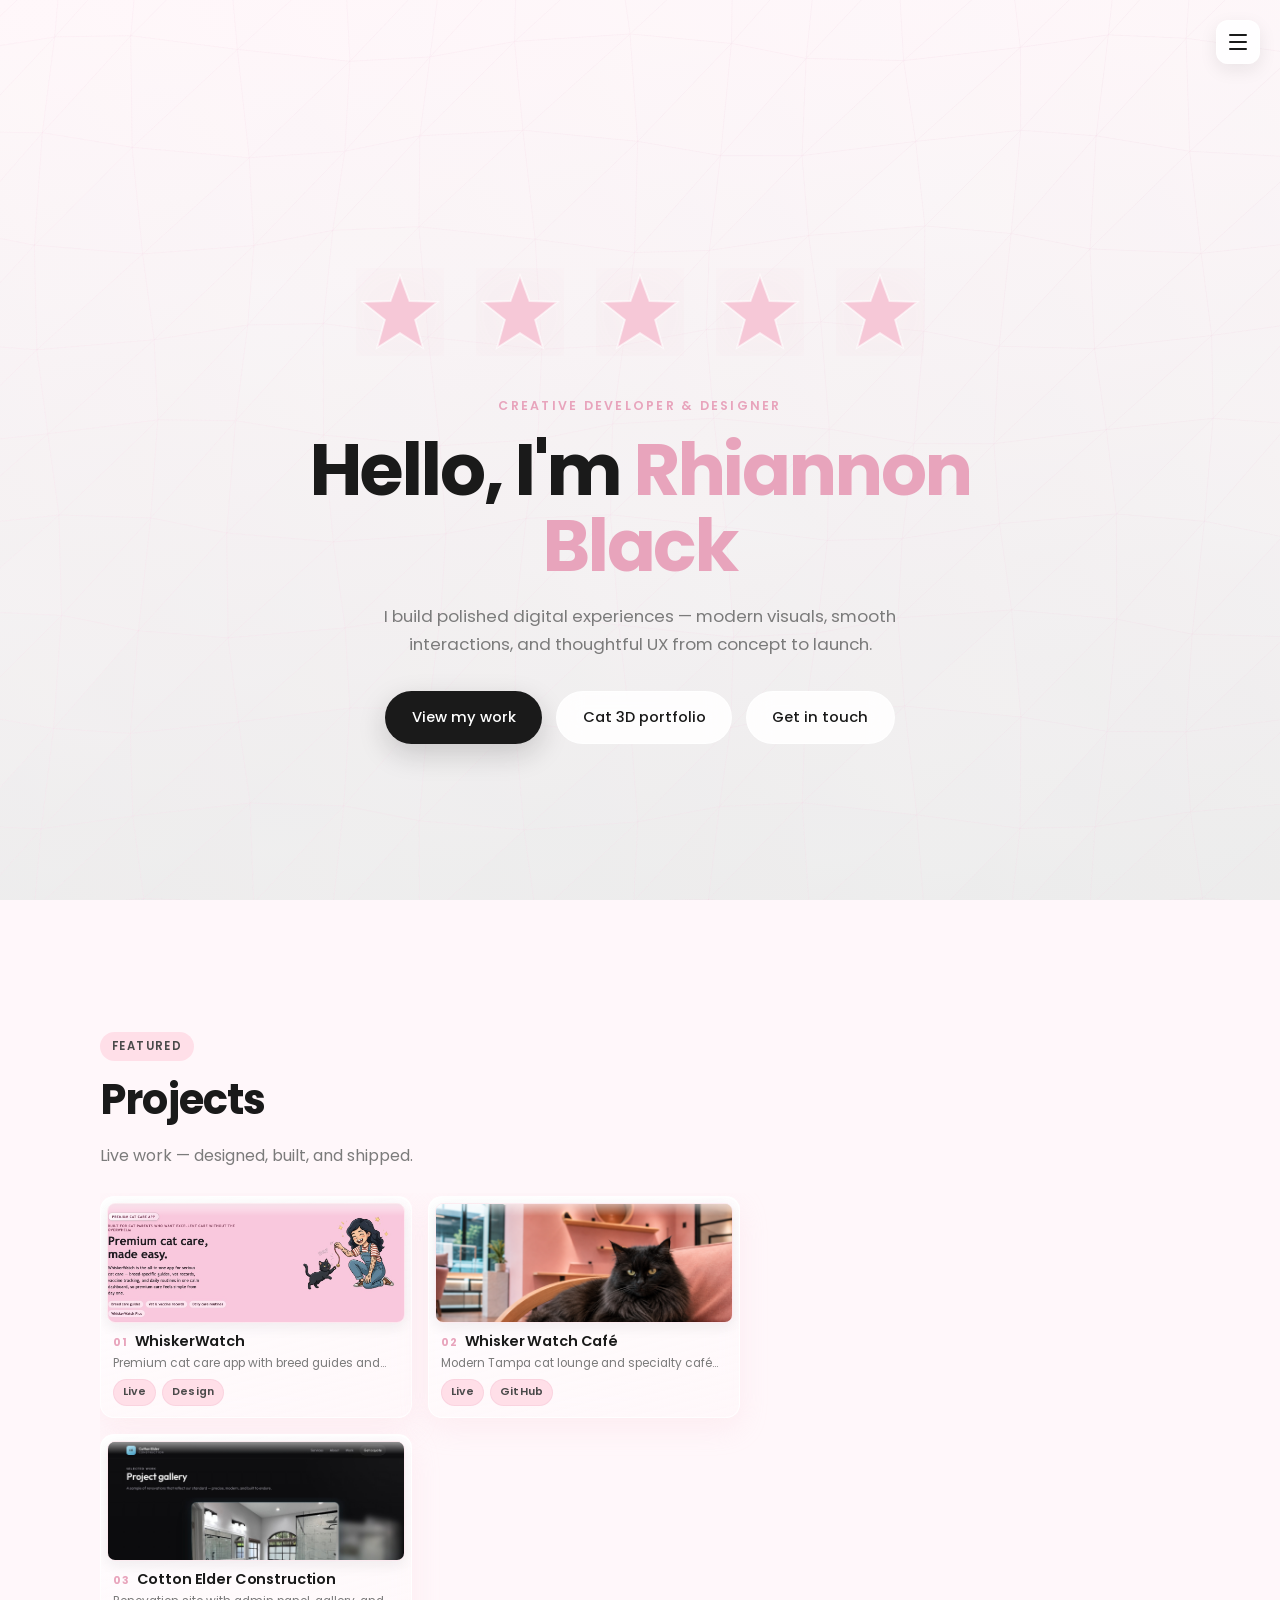
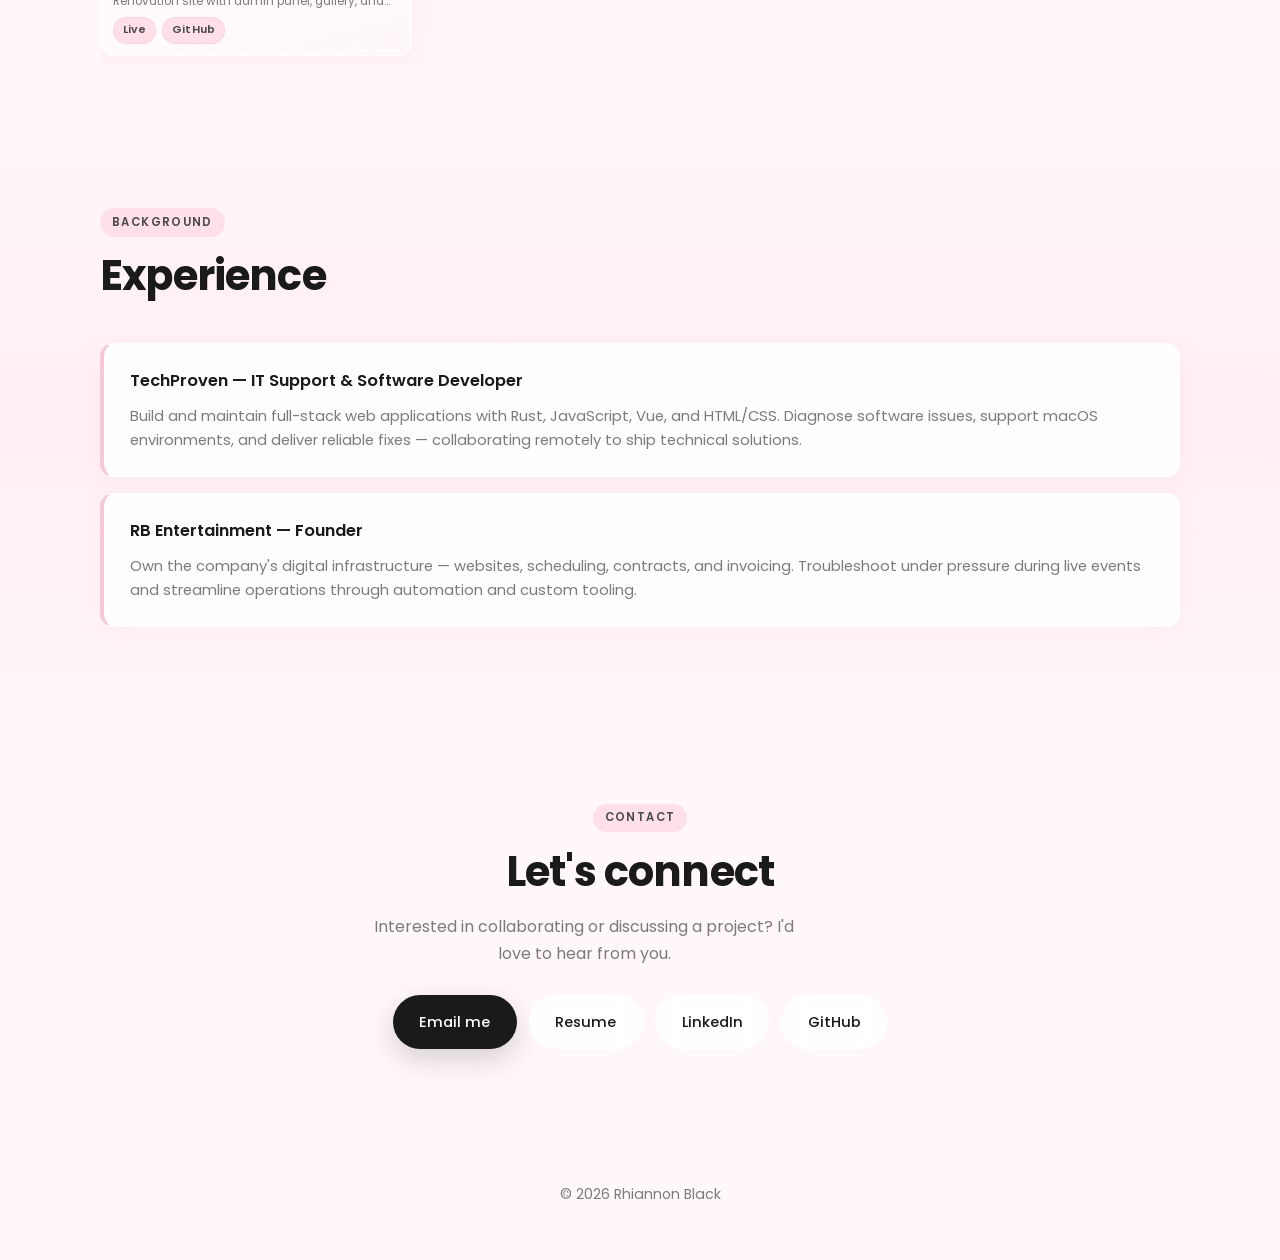
<file: index.html>
<!DOCTYPE html>
<html lang="en">
<head>
  <meta charset="UTF-8" />
  <meta name="viewport" content="width=device-width, initial-scale=1.0, viewport-fit=cover" />
  <meta name="description" content="Rhiannon Black — creative developer crafting aesthetic digital experiences." />
  <meta name="theme-color" content="#fff7fa" />
  <title>Rhiannon Black · Portfolio</title>
  <link rel="preconnect" href="https://fonts.googleapis.com" />
  <link rel="preconnect" href="https://fonts.gstatic.com" crossorigin />
  <link href="https://fonts.googleapis.com/css2?family=Poppins:wght@300;400;500;600;700&display=swap" rel="stylesheet" />
  <link rel="stylesheet" href="port.css?v=11" />
</head>
<body>
  <canvas id="mesh-bg" aria-hidden="true"></canvas>

  <header class="floating-nav">
    <button class="menu-toggle" id="menuToggle" type="button" aria-expanded="false" aria-controls="navLinks" aria-label="Open menu">
      <span class="menu-bar" aria-hidden="true"></span>
      <span class="menu-bar" aria-hidden="true"></span>
      <span class="menu-bar" aria-hidden="true"></span>
    </button>
    <nav class="nav-links" id="navLinks" aria-label="Primary">
      <a href="#projects">Projects</a>
      <a href="#experience">Experience</a>
      <a href="#contact">Contact</a>
      <a href="resume.pdf" target="_blank" rel="noopener noreferrer">Resume</a>
    </nav>
  </header>

  <main>
    <section class="hero" id="top">
      <div class="hero-stars reveal" aria-hidden="true">
        <div class="hero-stars-row">
          <div class="hero-star-item"><div class="hero-star-beam"></div><svg class="hero-star" viewBox="0 0 24 24"><polygon class="hero-star-fill" points="12,2 14.59,9.01 22.24,9.26 16.12,14.14 18.24,21.76 12,17.77 5.76,21.76 7.88,14.14 1.76,9.26 9.41,9.01"/></svg></div>
          <div class="hero-star-item"><div class="hero-star-beam"></div><svg class="hero-star" viewBox="0 0 24 24"><polygon class="hero-star-fill" points="12,2 14.59,9.01 22.24,9.26 16.12,14.14 18.24,21.76 12,17.77 5.76,21.76 7.88,14.14 1.76,9.26 9.41,9.01"/></svg></div>
          <div class="hero-star-item"><div class="hero-star-beam"></div><svg class="hero-star" viewBox="0 0 24 24"><polygon class="hero-star-fill" points="12,2 14.59,9.01 22.24,9.26 16.12,14.14 18.24,21.76 12,17.77 5.76,21.76 7.88,14.14 1.76,9.26 9.41,9.01"/></svg></div>
          <div class="hero-star-item"><div class="hero-star-beam"></div><svg class="hero-star" viewBox="0 0 24 24"><polygon class="hero-star-fill" points="12,2 14.59,9.01 22.24,9.26 16.12,14.14 18.24,21.76 12,17.77 5.76,21.76 7.88,14.14 1.76,9.26 9.41,9.01"/></svg></div>
          <div class="hero-star-item"><div class="hero-star-beam"></div><svg class="hero-star" viewBox="0 0 24 24"><polygon class="hero-star-fill" points="12,2 14.59,9.01 22.24,9.26 16.12,14.14 18.24,21.76 12,17.77 5.76,21.76 7.88,14.14 1.76,9.26 9.41,9.01"/></svg></div>
        </div>
      </div>

      <div class="hero-inner reveal" style="--reveal-delay: 80ms">
        <p class="kicker">Creative developer & designer</p>
        <h1>Hello, I'm <span>Rhiannon Black</span></h1>
        <p class="hero-text">
          I build polished digital experiences — modern visuals, smooth interactions, and thoughtful UX from concept to launch.
        </p>
        <div class="hero-actions">
          <a class="btn btn-dark" href="#projects">View my work</a>
          <a class="btn btn-soft" href="https://rhibee003.github.io/portfolio-world/" target="_blank" rel="noopener noreferrer">Cat 3D portfolio</a>
          <a class="btn btn-soft" href="#contact">Get in touch</a>
        </div>
      </div>
    </section>

    <section class="section section-projects" id="projects">
      <div class="wrap">
        <div class="section-intro reveal">
          <span class="tag">Featured</span>
          <h2>Projects</h2>
          <p>Live work — designed, built, and shipped.</p>
        </div>

        <div class="project-scroller reveal" style="--reveal-delay: 80ms">
          <div class="project-track">
            <article class="project-card">
              <a class="project-shot" href="https://whiskerwatch-dh13.onrender.com" target="_blank" rel="noopener noreferrer">
                <img src="assets/whiskerwatch-hero.jpg" alt="WhiskerWatch" width="1280" height="800" loading="lazy" />
              </a>
              <div class="project-info">
                <div class="project-meta">
                  <span class="project-index">01</span>
                  <h3>WhiskerWatch</h3>
                </div>
                <p>Premium cat care app with breed guides and vet records.</p>
                <div class="project-links">
                  <a href="https://whiskerwatch-dh13.onrender.com" target="_blank" rel="noopener noreferrer">Live</a>
                  <a href="whiskerwatch-design.html">Design</a>
                </div>
              </div>
            </article>

            <article class="project-card">
              <a class="project-shot" href="https://rhibee003.github.io/whiskerWatchCafe/" target="_blank" rel="noopener noreferrer">
                <img src="assets/whiskerwatch-cafe-hero.jpg" alt="Whisker Watch Café" width="1280" height="800" loading="lazy" />
              </a>
              <div class="project-info">
                <div class="project-meta">
                  <span class="project-index">02</span>
                  <h3>Whisker Watch Café</h3>
                </div>
                <p>Modern Tampa cat lounge and specialty café site — Jade · North Hyde Park.</p>
                <div class="project-links">
                  <a href="https://rhibee003.github.io/whiskerWatchCafe/" target="_blank" rel="noopener noreferrer">Live</a>
                  <a href="https://github.com/RhiBee003/whiskerWatchCafe" target="_blank" rel="noopener noreferrer">GitHub</a>
                </div>
              </div>
            </article>

            <article class="project-card">
              <a class="project-shot" href="https://cotton-elder-construction.onrender.com" target="_blank" rel="noopener noreferrer">
                <img src="assets/cotton-elder-hero.jpg?v=2" alt="Cotton Elder Construction" width="1280" height="800" loading="lazy" />
              </a>
              <div class="project-info">
                <div class="project-meta">
                  <span class="project-index">03</span>
                  <h3>Cotton Elder Construction</h3>
                </div>
                <p>Renovation site with admin panel, gallery, and contact intake.</p>
                <div class="project-links">
                  <a href="https://cotton-elder-construction.onrender.com" target="_blank" rel="noopener noreferrer">Live</a>
                  <a href="https://github.com/RhiBee003/cotton-elder-construction" target="_blank" rel="noopener noreferrer">GitHub</a>
                </div>
              </div>
            </article>
          </div>
        </div>
      </div>
    </section>

    <section class="section section-muted" id="experience">
      <div class="wrap">
        <div class="section-intro reveal">
          <span class="tag">Background</span>
          <h2>Experience</h2>
        </div>

        <div class="timeline">
          <article class="timeline-card reveal">
            <h3>TechProven — IT Support & Software Developer</h3>
            <p>
              Build and maintain full-stack web applications with Rust, JavaScript, Vue, and HTML/CSS. Diagnose software issues, support macOS environments, and deliver reliable fixes — collaborating remotely to ship technical solutions.
            </p>
          </article>

          <article class="timeline-card reveal" style="--reveal-delay: 80ms">
            <h3>RB Entertainment — Founder</h3>
            <p>
              Own the company's digital infrastructure — websites, scheduling, contracts, and invoicing. Troubleshoot under pressure during live events and streamline operations through automation and custom tooling.
            </p>
          </article>
        </div>
      </div>
    </section>

    <section class="section" id="contact">
      <div class="wrap contact-wrap reveal">
        <span class="tag">Contact</span>
        <h2>Let's connect</h2>
        <p>Interested in collaborating or discussing a project? I'd love to hear from you.</p>
        <div class="contact-row">
          <a class="btn btn-dark" href="mailto:rhibee003@gmail.com">Email me</a>
          <a class="btn btn-soft" href="resume.pdf" target="_blank" rel="noopener noreferrer">Resume</a>
          <a class="btn btn-soft" href="https://www.linkedin.com/in/rhiannon-black-3b8b4124a/" target="_blank" rel="noopener noreferrer">LinkedIn</a>
          <a class="btn btn-soft" href="https://github.com/RhiBee003" target="_blank" rel="noopener noreferrer">GitHub</a>
        </div>
      </div>
    </section>
  </main>

  <footer class="site-footer">
    <p>&copy; <span id="year"></span> Rhiannon Black</p>
  </footer>

  <script src="port-mesh.js?v=3"></script>
  <script src="port.js?v=3"></script>
</body>
</html>
</file>
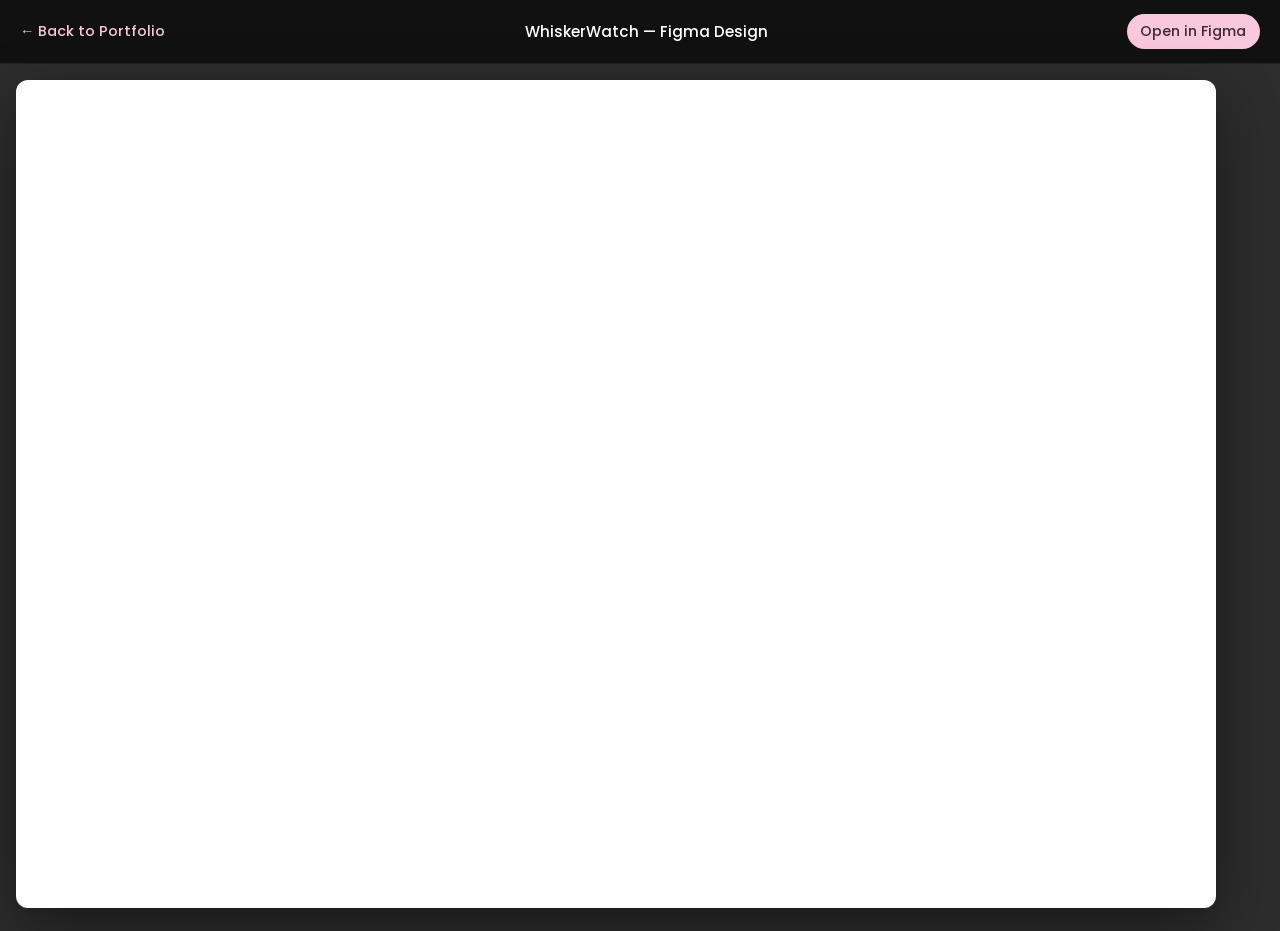
<file: whiskerwatch-design.html>
<!DOCTYPE html>
<html lang="en">
<head>
  <meta charset="UTF-8">
  <meta name="viewport" content="width=device-width, initial-scale=1.0">
  <title>WhiskerWatch · Figma Design</title>
  <link rel="preconnect" href="https://fonts.googleapis.com">
  <link rel="preconnect" href="https://fonts.gstatic.com" crossorigin>
  <link href="https://fonts.googleapis.com/css2?family=Poppins:wght@400;500;600&display=swap" rel="stylesheet">
  <style>
    * {
      margin: 0;
      padding: 0;
      box-sizing: border-box;
    }

    body {
      font-family: 'Poppins', sans-serif;
      background: #1a1a1a;
      color: #fff;
      min-height: 100vh;
      min-height: 100dvh;
      display: flex;
      flex-direction: column;
    }

    .viewer-header {
      flex-shrink: 0;
      display: flex;
      align-items: center;
      justify-content: space-between;
      gap: 16px;
      padding: 14px 20px;
      background: rgba(17, 17, 17, 0.96);
      border-bottom: 1px solid rgba(255, 255, 255, 0.08);
    }

    .viewer-header a {
      color: #f6c8d7;
      text-decoration: none;
      font-size: 0.9rem;
      font-weight: 500;
      white-space: nowrap;
    }

    .viewer-header a:hover {
      text-decoration: underline;
    }

    .viewer-header h1 {
      font-size: 0.95rem;
      font-weight: 500;
      text-align: center;
      flex: 1;
    }

    .viewer-open-figma {
      display: inline-flex;
      align-items: center;
      justify-content: center;
      padding: 0.45rem 0.85rem;
      border-radius: 999px;
      background: #fac8dd;
      color: #3d2a36 !important;
      font-weight: 600;
      text-decoration: none !important;
    }

    .viewer-open-figma:hover {
      background: #f2b8d4;
    }

    .viewer-frame-wrap {
      flex: 1;
      min-height: 0;
      padding: 16px;
      background: #2d2d2d;
    }

    .viewer-frame {
      width: 100%;
      height: calc(100vh - 72px);
      height: calc(100dvh - 72px);
      max-width: 1200px;
      margin: 0 auto;
      border: 0;
      border-radius: 12px;
      background: #fff;
      box-shadow: 0 20px 60px rgba(0, 0, 0, 0.45);
    }

    @media (max-width: 768px) {
      .viewer-header {
        flex-wrap: wrap;
        padding: 12px 14px;
      }

      .viewer-header h1 {
        order: 3;
        flex-basis: 100%;
        text-align: left;
        font-size: 0.88rem;
      }

      .viewer-frame-wrap {
        padding: 8px;
      }

      .viewer-frame {
        border-radius: 8px;
        height: calc(100dvh - 96px);
      }
    }
  </style>
</head>
<body>
  <header class="viewer-header">
    <a href="index.html#projects">← Back to Portfolio</a>
    <h1>WhiskerWatch — Figma Design</h1>
    <a
      class="viewer-open-figma"
      href="https://www.figma.com/design/NXHAsUWFTWf3fMkD53nkQi/WhiskerWatch?node-id=3-147"
      target="_blank"
      rel="noopener noreferrer"
    >Open in Figma</a>
  </header>

  <main class="viewer-frame-wrap">
    <iframe
      class="viewer-frame"
      title="WhiskerWatch Figma design"
      src="https://www.figma.com/embed?embed_host=share&amp;url=https%3A%2F%2Fwww.figma.com%2Fdesign%2FNXHAsUWFTWf3fMkD53nkQi%2FWhiskerWatch%3Fnode-id%3D3-147"
      allowfullscreen
    ></iframe>
  </main>
</body>
</html>
</file>
<file: port.css>
:root {
  --pink: #f6c8d7;
  --pink-deep: #e8a4bc;
  --pink-soft: #ffdfe8;
  --pink-glow: rgba(246, 200, 215, 0.55);
  --ink: #1a1a1a;
  --ink-soft: #4a4a4a;
  --ink-muted: #7b7b7b;
  --surface: rgba(255, 255, 255, 0.72);
  --surface-strong: rgba(255, 255, 255, 0.88);
  --line: rgba(255, 255, 255, 0.65);
  --radius: 22px;
  --radius-sm: 14px;
  --wrap: min(1080px, calc(100% - 2.5rem));
  --font: "Poppins", system-ui, sans-serif;
}

*,
*::before,
*::after {
  box-sizing: border-box;
}

html {
  scroll-behavior: smooth;
}

body {
  margin: 0;
  font-family: var(--font);
  color: var(--ink);
  background: #fff7fa;
  line-height: 1.65;
  -webkit-font-smoothing: antialiased;
  overflow-x: hidden;
}

img {
  max-width: 100%;
  display: block;
}

a {
  color: inherit;
  text-decoration: none;
}

button {
  font: inherit;
  cursor: pointer;
}

#mesh-bg {
  position: fixed;
  inset: 0;
  z-index: 0;
  pointer-events: none;
}

body > :not(#mesh-bg) {
  position: relative;
  z-index: 1;
}

.wrap {
  width: var(--wrap);
  margin-inline: auto;
}

/* Nav */
.floating-nav {
  position: fixed;
  top: max(1.25rem, env(safe-area-inset-top));
  right: max(1.25rem, env(safe-area-inset-right));
  z-index: 100;
  display: flex;
  flex-direction: column;
  align-items: flex-end;
}

.menu-toggle {
  width: 2.75rem;
  height: 2.75rem;
  padding: 0;
  border: 1px solid var(--line);
  border-radius: 12px;
  background: var(--surface-strong);
  backdrop-filter: blur(12px);
  display: flex;
  flex-direction: column;
  align-items: center;
  justify-content: center;
  gap: 5px;
  box-shadow: 0 6px 18px rgba(26, 26, 26, 0.08);
  transition: background 0.2s ease, border-color 0.2s ease;
}

.menu-toggle:hover {
  background: #fff;
  border-color: rgba(26, 26, 26, 0.12);
}

.menu-bar {
  display: block;
  width: 1.125rem;
  height: 2px;
  border-radius: 1px;
  background: var(--ink);
  transition: transform 0.25s ease, opacity 0.2s ease;
  transform-origin: center;
}

.menu-toggle.is-open .menu-bar:nth-child(1) {
  transform: translateY(7px) rotate(45deg);
}

.menu-toggle.is-open .menu-bar:nth-child(2) {
  opacity: 0;
}

.menu-toggle.is-open .menu-bar:nth-child(3) {
  transform: translateY(-7px) rotate(-45deg);
}

.nav-links {
  position: absolute;
  top: calc(100% + 0.5rem);
  right: 0;
  display: flex;
  flex-direction: column;
  min-width: 10.5rem;
  padding: 0.4rem;
  border-radius: 14px;
  background: var(--surface-strong);
  backdrop-filter: blur(14px);
  border: 1px solid var(--line);
  box-shadow: 0 10px 28px rgba(26, 26, 26, 0.1);
  opacity: 0;
  visibility: hidden;
  transform: translateY(-6px);
  pointer-events: none;
  transition: opacity 0.2s ease, transform 0.2s ease, visibility 0.2s;
}

.nav-links.is-open {
  opacity: 1;
  visibility: visible;
  transform: translateY(0);
  pointer-events: auto;
}

.nav-links a {
  padding: 0.7rem 0.9rem;
  border-radius: 10px;
  font-size: 0.92rem;
  font-weight: 500;
  color: var(--ink);
  transition: background 0.15s ease;
}

.nav-links a:hover {
  background: rgba(246, 200, 215, 0.35);
}

/* Hero */
.hero {
  min-height: 100vh;
  display: flex;
  flex-direction: column;
  align-items: center;
  justify-content: center;
  text-align: center;
  padding: calc(5.5rem + env(safe-area-inset-top)) 1.25rem 4rem;
}

.hero-stars {
  margin-bottom: clamp(1.5rem, 4vw, 2.5rem);
}

.hero-stars-row {
  display: flex;
  align-items: center;
  justify-content: center;
  gap: clamp(0.85rem, 3.5vw, 2rem);
}

.hero-star-item {
  --star-clip: polygon(
    50% 8.33%, 60.79% 37.54%, 92.67% 38.58%, 67.17% 58.92%,
    76% 90.67%, 50% 74.04%, 24% 90.67%, 32.83% 58.92%,
    7.33% 38.58%, 39.21% 37.54%
  );
  position: relative;
  width: clamp(3rem, 10vw, 5.5rem);
  height: clamp(3rem, 10vw, 5.5rem);
  isolation: isolate;
}

.hero-star-beam {
  --beam-width: 2.5px;
  position: absolute;
  inset: 0;
  padding: var(--beam-width);
  clip-path: var(--star-clip);
  background: conic-gradient(
    from 0deg,
    transparent 0deg 284deg,
    rgba(255, 255, 255, 0.5) 291deg,
    #fff 297deg,
    #c4b5fd 300deg,
    transparent 306deg
  );
  -webkit-mask: linear-gradient(#fff 0 0) content-box, linear-gradient(#fff 0 0);
  -webkit-mask-composite: xor;
  mask: linear-gradient(#fff 0 0) content-box, linear-gradient(#fff 0 0);
  mask-composite: exclude;
  animation: beam-spin 4s linear infinite;
}

.hero-star {
  position: relative;
  z-index: 1;
  width: 100%;
  height: 100%;
}

.hero-star-fill {
  fill: var(--pink);
  stroke: rgba(255, 255, 255, 0.6);
  stroke-width: 0.5;
  filter: drop-shadow(0 0 12px var(--pink-glow));
}

@keyframes beam-spin {
  to { transform: rotate(360deg); }
}

.hero-inner {
  max-width: 720px;
}

.kicker {
  margin: 0 0 1rem;
  font-size: 0.78rem;
  font-weight: 600;
  letter-spacing: 0.18em;
  text-transform: uppercase;
  color: var(--pink-deep);
}

.hero h1 {
  margin: 0 0 1.25rem;
  font-size: clamp(2.6rem, 7vw, 4.5rem);
  font-weight: 700;
  line-height: 1.05;
  letter-spacing: -0.03em;
}

.hero h1 span {
  color: var(--pink-deep);
}

.hero-text {
  margin: 0 auto 2rem;
  max-width: 560px;
  font-size: 1.05rem;
  color: var(--ink-muted);
}

.hero-actions {
  display: flex;
  flex-wrap: wrap;
  justify-content: center;
  gap: 0.85rem;
}

.btn {
  display: inline-flex;
  align-items: center;
  justify-content: center;
  padding: 0.85rem 1.6rem;
  border-radius: 999px;
  font-size: 0.92rem;
  font-weight: 500;
  border: 1px solid transparent;
  transition: transform 0.2s ease, background 0.2s ease, box-shadow 0.2s ease;
}

.btn:hover {
  transform: translateY(-2px);
}

.btn-dark {
  background: var(--ink);
  color: #fff;
  box-shadow: 0 10px 28px rgba(26, 26, 26, 0.18);
}

.btn-dark:hover {
  background: var(--pink-deep);
  color: var(--ink);
}

.btn-soft {
  background: var(--surface-strong);
  border-color: var(--line);
  color: var(--ink);
  backdrop-filter: blur(12px);
}

.btn-soft:hover {
  background: var(--pink-soft);
  border-color: var(--pink);
}

/* Sections */
.section {
  padding: clamp(3.5rem, 8vw, 5.5rem) 0;
}

.section-muted {
  background: linear-gradient(180deg, transparent, rgba(255, 223, 232, 0.35), transparent);
}

.section-intro {
  margin-bottom: 2rem;
}

.section-intro h2,
.contact-wrap h2 {
  margin: 0.35rem 0 0.5rem;
  font-size: clamp(1.9rem, 4vw, 2.6rem);
  font-weight: 700;
  letter-spacing: -0.02em;
}

.section-intro p,
.contact-wrap p {
  margin: 0;
  color: var(--ink-muted);
  max-width: 28rem;
}

.tag {
  display: inline-block;
  padding: 0.3rem 0.75rem;
  border-radius: 999px;
  font-size: 0.72rem;
  font-weight: 600;
  letter-spacing: 0.12em;
  text-transform: uppercase;
  background: var(--pink-soft);
  color: var(--ink-soft);
}

/* Projects */
.section-projects {
  padding-bottom: clamp(2.5rem, 5vw, 3.5rem);
}

.section-projects .section-intro {
  margin-bottom: 1.5rem;
}

.project-scroller {
  overflow-x: auto;
  overflow-y: hidden;
  -webkit-overflow-scrolling: touch;
  scroll-snap-type: x mandatory;
  scroll-padding-inline: 0;
  padding: 0.15rem 0 0.5rem;
  scrollbar-width: none;
}

.project-scroller::-webkit-scrollbar {
  display: none;
}

.project-track {
  display: grid;
  grid-template-columns: repeat(2, minmax(0, 1fr));
  gap: 1rem;
  width: 100%;
  max-width: 640px;
}

.project-card {
  scroll-snap-align: start;
  border-radius: var(--radius-sm);
  overflow: hidden;
  background: linear-gradient(165deg, rgba(255, 255, 255, 0.92), rgba(255, 247, 250, 0.78));
  backdrop-filter: blur(16px);
  border: 1px solid rgba(255, 255, 255, 0.85);
  box-shadow:
    0 1px 0 rgba(255, 255, 255, 0.9) inset,
    0 10px 28px rgba(246, 200, 215, 0.22);
  transition: transform 0.28s ease, box-shadow 0.28s ease, border-color 0.28s ease;
}

.project-card:hover {
  transform: translateY(-4px);
  border-color: rgba(246, 200, 215, 0.9);
  box-shadow:
    0 1px 0 rgba(255, 255, 255, 0.95) inset,
    0 16px 36px rgba(246, 200, 215, 0.32);
}

.project-shot {
  display: block;
  position: relative;
  margin: 0.4rem 0.4rem 0;
  border-radius: 8px;
  overflow: hidden;
  border: 1px solid rgba(246, 200, 215, 0.35);
  box-shadow: 0 4px 14px rgba(26, 26, 26, 0.07);
}

.project-shot::before {
  content: "";
  position: absolute;
  top: 0;
  left: 0;
  right: 0;
  height: 12px;
  z-index: 1;
  background: linear-gradient(180deg, rgba(255, 255, 255, 0.55), transparent);
  pointer-events: none;
}

.project-shot img {
  width: 100%;
  aspect-ratio: 2 / 1;
  max-height: 118px;
  object-fit: cover;
  object-position: top center;
  transition: transform 0.4s ease;
}

.project-card:hover .project-shot img {
  transform: scale(1.03);
}

.project-info {
  padding: 0.6rem 0.75rem 0.7rem;
}

.project-meta {
  display: flex;
  align-items: baseline;
  gap: 0.4rem;
  margin-bottom: 0.2rem;
}

.project-index {
  font-size: 0.68rem;
  font-weight: 700;
  letter-spacing: 0.1em;
  color: var(--pink-deep);
}

.project-info h3 {
  margin: 0;
  font-size: 0.9rem;
  font-weight: 600;
  letter-spacing: -0.01em;
  line-height: 1.2;
}

.project-info p {
  margin: 0;
  font-size: 0.74rem;
  line-height: 1.4;
  color: var(--ink-muted);
  display: -webkit-box;
  -webkit-line-clamp: 1;
  -webkit-box-orient: vertical;
  overflow: hidden;
}

.project-links {
  display: flex;
  flex-wrap: wrap;
  gap: 0.35rem;
  margin-top: 0.45rem;
}

.project-links a {
  padding: 0.22rem 0.55rem;
  border-radius: 999px;
  font-size: 0.68rem;
  font-weight: 600;
  letter-spacing: 0.02em;
  background: var(--pink-soft);
  color: var(--ink-soft);
  border: 1px solid rgba(246, 200, 215, 0.5);
  transition: background 0.2s ease, color 0.2s ease, border-color 0.2s ease;
}

.project-links a:hover {
  background: var(--ink);
  color: #fff;
  border-color: var(--ink);
}

/* Experience */
.timeline {
  display: grid;
  gap: 1rem;
}

.timeline-card {
  padding: 1.5rem 1.6rem;
  border-radius: var(--radius-sm);
  background: var(--surface-strong);
  backdrop-filter: blur(12px);
  border: 1px solid var(--line);
  border-left: 4px solid var(--pink);
  box-shadow: 0 8px 24px rgba(246, 200, 215, 0.15);
  transition: transform 0.25s ease;
}

.timeline-card:hover {
  transform: translateX(6px);
}

.timeline-card h3 {
  margin: 0 0 0.55rem;
  font-size: 1.02rem;
  font-weight: 600;
}

.timeline-card p {
  margin: 0;
  font-size: 0.92rem;
  color: var(--ink-muted);
}

/* Contact */
.contact-wrap {
  text-align: center;
  max-width: 560px;
  margin-inline: auto;
}

.contact-row {
  display: flex;
  flex-wrap: wrap;
  justify-content: center;
  gap: 0.75rem;
  margin-top: 1.75rem;
}

/* Footer */
.site-footer {
  padding: 2rem 1.25rem 2.5rem;
  text-align: center;
  color: var(--ink-muted);
  font-size: 0.88rem;
}

/* Reveal */
.reveal {
  opacity: 0;
  transform: translateY(22px);
  transition: opacity 0.65s ease, transform 0.65s ease;
  transition-delay: var(--reveal-delay, 0ms);
}

.reveal.is-visible {
  opacity: 1;
  transform: translateY(0);
}

@media (max-width: 768px) {
  .floating-nav {
    top: max(1rem, env(safe-area-inset-top));
    right: max(1rem, env(safe-area-inset-right));
  }

  .menu-toggle {
    width: 2.6rem;
    height: 2.6rem;
  }

  .project-scroller {
    margin-inline: calc(-1 * max(0px, (100vw - var(--wrap)) / 2));
    padding-inline: max(1.25rem, calc((100vw - var(--wrap)) / 2 + 1.25rem));
    scroll-padding-inline: max(1.25rem, calc((100vw - var(--wrap)) / 2 + 1.25rem));
    mask-image: linear-gradient(to right, transparent, #000 3%, #000 97%, transparent);
    -webkit-mask-image: linear-gradient(to right, transparent, #000 3%, #000 97%, transparent);
  }

  .project-track {
    display: flex;
    gap: 0.85rem;
    width: max-content;
    max-width: none;
  }

  .project-card {
    flex: 0 0 min(240px, 74vw);
  }
}

@media (prefers-reduced-motion: reduce) {
  html { scroll-behavior: auto; }
  .hero-star-beam { animation: none; }
  .reveal { opacity: 1; transform: none; transition: none; }
  .btn, .project-card, .timeline-card, .project-shot img { transition: none; }
}
</file>
